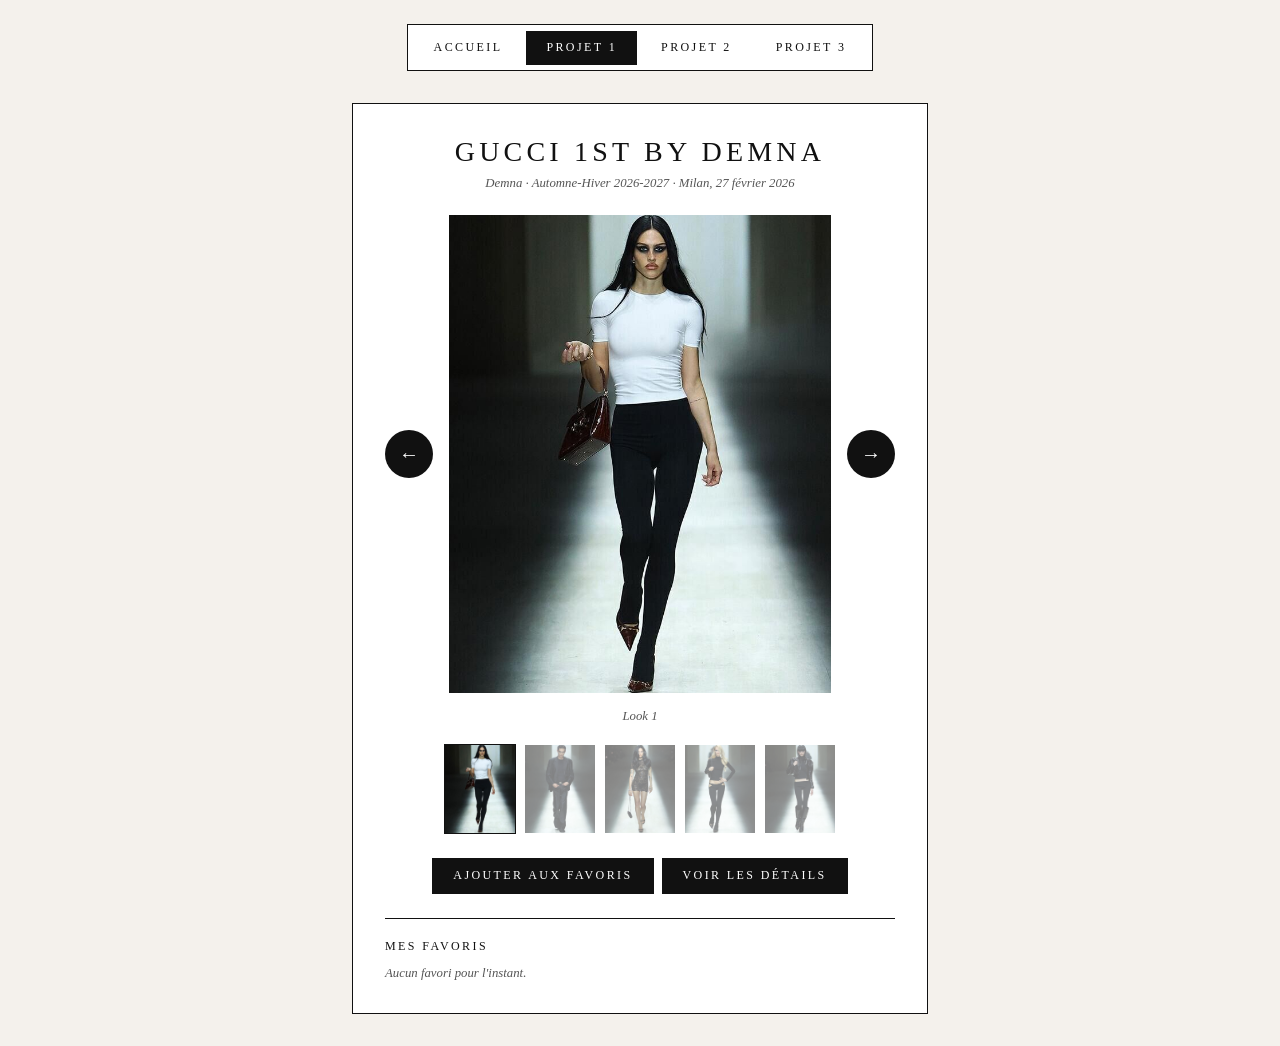
<file: FormulaireLuxe/Projet-1/index.html>
<!doctype html>
<html lang="fr">
  <head>
    <meta charset="UTF-8" />
    <meta name="viewport" content="width=device-width, initial-scale=1" />
    <title>Défilés de mode — Gucci Primavera</title>
    <link rel="stylesheet" href="style.css" />
    <script src="script.js" defer></script>
  </head>
  <body>
    <nav class="menu" aria-label="Menu principal">
      <a class="menu-lien" href="../index.html">Accueil</a>
      <a class="menu-lien actif" href="index.html" aria-current="page"
        >Projet 1</a
      >
      <a class="menu-lien" href="../Projet-2/index.html">Projet 2</a>
      <a class="menu-lien" href="../Projet-3/index.html">Projet 3</a>
    </nav>

    <main class="conteneur">
      <section class="carte-defile">
        <header class="entete">
          <h1 class="titre">Gucci 1st by Demna</h1>
          <p class="sous-titre">
            Demna · Automne-Hiver 2026-2027 · Milan, 27 février 2026
          </p>
        </header>

        <div class="visionneuse">
          <button
            id="fleche-gauche"
            type="button"
            class="fleche"
            aria-label="Look précédent"
          >
            ←
          </button>

          <div class="cadre-photo">
            <img
              id="photo-principale"
              src="1.jpg"
              alt="Gucci Primavera, look 1"
            />
          </div>

          <button
            id="fleche-droite"
            type="button"
            class="fleche"
            aria-label="Look suivant"
          >
            →
          </button>
        </div>

        <p id="legende-look" class="legende-look">Look 1</p>

        <div class="vignettes">
          <img
            class="vignette active"
            src="1.jpg"
            alt="Gucci Primavera, look 1"
            data-nom="Look 1"
          />
          <img
            class="vignette"
            src="2.jpg"
            alt="Gucci Primavera, look 2"
            data-nom="Look 2"
          />
          <img
            class="vignette"
            src="3.jpg"
            alt="Gucci Primavera, look 3"
            data-nom="Look 3"
          />
          <img
            class="vignette"
            src="4.jpg"
            alt="Gucci Primavera, look 4"
            data-nom="Look 4"
          />
          <img
            class="vignette"
            src="5.jpg"
            alt="Gucci Primavera, look 5"
            data-nom="Look 5"
          />
        </div>

        <div class="actions">
          <button id="btn-favori" type="button" class="btn">
            Ajouter aux favoris
          </button>
          <button id="btn-details" type="button" class="btn">
            Voir les détails
          </button>
        </div>

        <aside id="panneau-details" class="panneau-details hidden">
          Premier défilé de Demna pour Gucci, présenté à Milan le 27 février
          2026 (collection Automne-Hiver 2026-2027). Cette sélection montre 5
          looks.
        </aside>

        <section class="favoris">
          <h2 class="favoris-titre">Mes favoris</h2>
          <output id="liste-favoris" class="liste-favoris"></output>
        </section>
      </section>
    </main>
  </body>
</html>
</file>
<file: FormulaireLuxe/Projet-1/style.css>
* {
  margin: 0;
  padding: 0;
  box-sizing: border-box;
}

body {
  font-family: Georgia, "Times New Roman", serif;
  background-color: #f4f1ec;
  color: #111111;

  min-height: 100vh;
  display: flex;
  flex-direction: column;
}

.menu {
  align-self: center;
  margin-top: 1.5rem;
  display: flex;
  gap: 0.25rem;
  padding: 0.35rem;
  background-color: #ffffff;
  border: 1px solid #111111;
}

.menu-lien {
  padding: 0.6rem 1.25rem;
  color: #111111;
  text-decoration: none;
  font-size: 0.75rem;
  letter-spacing: 0.2em;
  text-transform: uppercase;
  transition:
    background-color 0.2s ease,
    color 0.2s ease;
}

.menu-lien:hover {
  background-color: #f4f1ec;
}

.menu-lien.actif {
  background-color: #111111;
  color: #ffffff;
}

.conteneur {
  flex: 1;
  width: 100%;
  max-width: 40rem;
  margin: 0 auto;
  padding: 2rem;

  display: flex;
  flex-direction: column;
  justify-content: center;
}

.carte-defile {
  background-color: #ffffff;
  padding: 2rem;
  border: 1px solid #111111;
}

.entete {
  text-align: center;
  margin-bottom: 1.5rem;
}

.titre {
  font-size: 1.75rem;
  font-weight: 400;
  letter-spacing: 0.15em;
  text-transform: uppercase;
}

.sous-titre {
  margin-top: 0.5rem;
  font-size: 0.8rem;
  font-style: italic;
  color: #555555;
}

.visionneuse {
  display: flex;
  align-items: center;
  gap: 1rem;
}

.cadre-photo {
  flex: 1;
  aspect-ratio: 4 / 5;
  background-color: #e5e5e5;
  overflow: hidden;
}

#photo-principale {
  display: block;
  width: 100%;
  height: 100%;
  object-fit: cover;
}

.fleche {
  width: 3rem;
  height: 3rem;
  background-color: #111111;
  color: #ffffff;
  border: none;
  border-radius: 50%;
  font-size: 1.25rem;
  cursor: pointer;
  transition: background-color 0.2s ease;
}

.fleche:hover {
  background-color: #6b6b6b;
}


.legende-look {
  margin-top: 1rem;
  text-align: center;
  font-size: 0.8rem;
  font-style: italic;
  color: #555555;
}

.vignettes {
  display: flex;
  justify-content: center;
  flex-wrap: wrap;
  gap: 0.5rem;
  margin-top: 1.25rem;
}

.vignette {
  width: 4.5rem;
  aspect-ratio: 4 / 5;
  object-fit: cover;
  cursor: pointer;
  opacity: 0.5;
  border: 1px solid transparent;
  transition:
    opacity 0.2s ease,
    border-color 0.2s ease;
}

.vignette:hover {
  opacity: 1;
}

.vignette.active {
  opacity: 1;
  border-color: #111111;
}


.actions {
  display: flex;
  justify-content: center;
  flex-wrap: wrap;
  gap: 0.5rem;
  margin-top: 1.5rem;
}

.btn {
  padding: 0.6rem 1.25rem;
  background-color: #111111;
  color: #ffffff;
  border: 1px solid #111111;
  font-family: inherit; 
  font-size: 0.75rem;
  letter-spacing: 0.2em;
  text-transform: uppercase;
  cursor: pointer;
  transition:
    background-color 0.2s ease,
    color 0.2s ease;
}

.btn:hover {
  background-color: #ffffff;
  color: #111111;
}


.panneau-details {
  margin-top: 1rem;
  padding: 1rem;
  background-color: #f4f1ec;
  border: 1px solid #111111;
  font-size: 0.85rem;
  line-height: 1.6;
}


.hidden {
  display: none !important;
}


.favoris {
  margin-top: 1.5rem;
  padding-top: 1.25rem;
  border-top: 1px solid #111111;
}

.favoris-titre {
  margin-bottom: 0.75rem;
  font-size: 0.75rem;
  font-weight: 400;
  letter-spacing: 0.2em;
  text-transform: uppercase;
}

.liste-favoris {
  display: flex;
  flex-wrap: wrap;
  gap: 0.5rem;
}


.liste-favoris:empty::before {
  content: "Aucun favori pour l'instant.";
  font-size: 0.8rem;
  font-style: italic;
  color: #555555;
}

.favori {
  display: inline-flex;
  align-items: center;
  gap: 0.5rem;
  padding: 0.3rem 0.75rem;
  border: 1px solid #111111;
  font-size: 0.8rem;
}

.btn-supprimer {
  background: none;
  border: none;
  font-family: inherit;
  font-size: 1rem;
  line-height: 1;
  color: #111111;
  cursor: pointer;
  transition: color 0.2s ease;
}

.btn-supprimer:hover {
  color: #6b6b6b;
}


.toast {
  position: fixed;
  bottom: 1.5rem;
  left: 0;
  right: 0;
  margin: 0 auto;
  width: fit-content;
  max-width: 90%;
  padding: 0.75rem 1.25rem;
  background-color: #111111;
  color: #ffffff;
  border: 1px solid #111111;
  font-size: 0.75rem;
  letter-spacing: 0.15em;
  text-transform: uppercase;
}

@media (max-width: 30rem) {
  .menu-lien {
    padding: 0.5rem 0.6rem;
    letter-spacing: 0.1em;
  }
}
</file>
